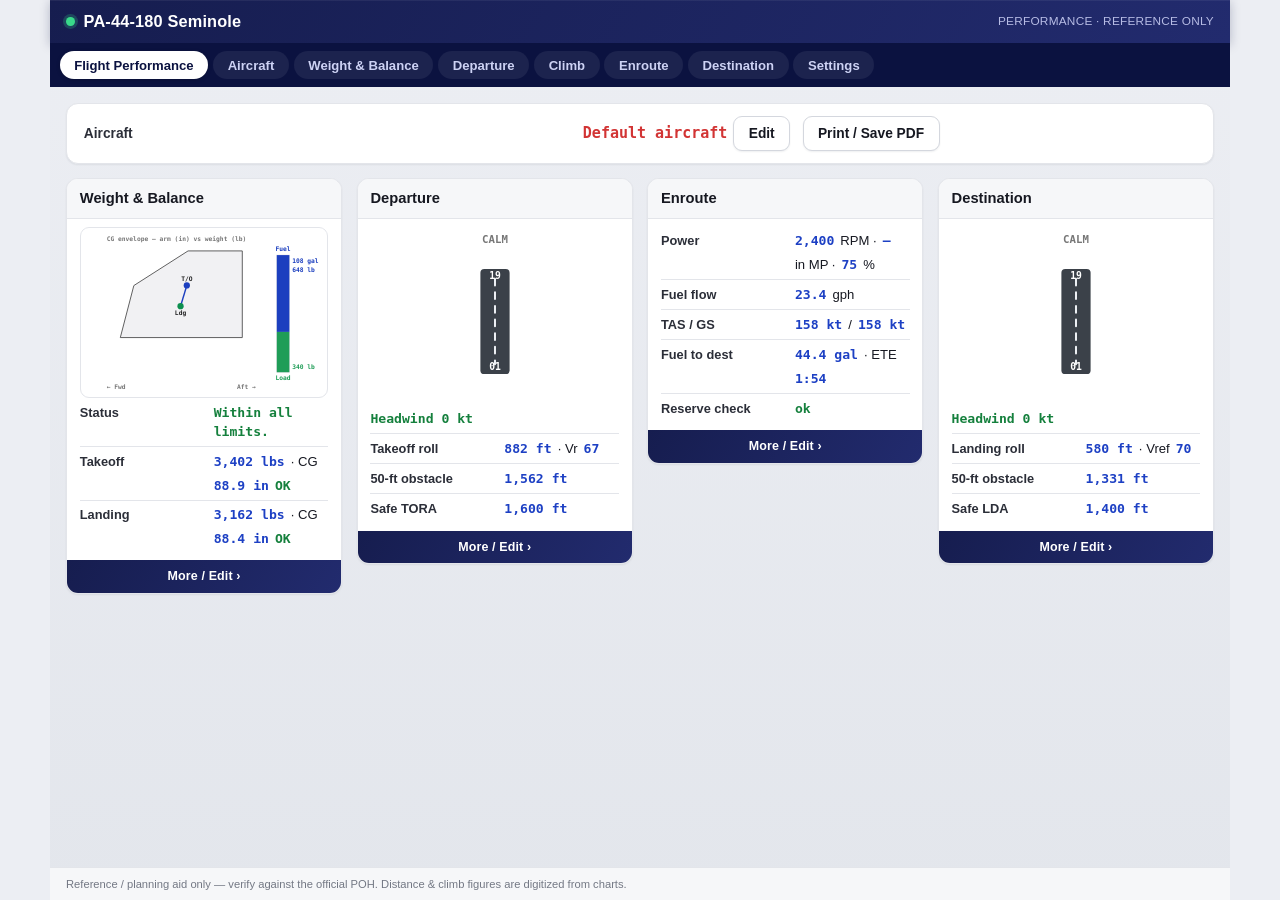
<file: index.html>
<!DOCTYPE html>
<html lang="en">
<head>
<meta charset="utf-8">
<meta name="viewport" content="width=device-width, initial-scale=1, viewport-fit=cover">
<title>PA-44-180 Seminole Performance</title>
<meta name="apple-mobile-web-app-capable" content="yes">
<meta name="mobile-web-app-capable" content="yes">
<meta name="apple-mobile-web-app-status-bar-style" content="black-translucent">
<meta name="apple-mobile-web-app-title" content="Seminole">
<meta name="theme-color" content="#161d4f" media="(prefers-color-scheme: light)">
<meta name="theme-color" content="#0f1320" media="(prefers-color-scheme: dark)">
<meta name="format-detection" content="telephone=no">
<link rel="manifest" href="manifest.webmanifest">
<link rel="apple-touch-icon" sizes="192x192" href="assets/icons/icon-192.png">
<link rel="apple-touch-icon" href="assets/icons/apple-touch-icon.png">
<link rel="stylesheet" href="assets/app.css">
</head>
<body data-theme="panel">
<div id="f-view">
  <header id="f-head">
    <span class="f-dot" id="f-offline" title="connection"></span>
    <span class="f-title">PA-44-180 Seminole</span>
    <span class="f-sub">performance · reference only</span>
  </header>
  <nav id="f-nav"></nav>
  <main id="f-main"></main>
  <footer id="f-foot">Reference / planning aid only — verify against the official POH. Distance &amp; climb figures are digitized from charts.</footer>
</div>
<div id="f-print" aria-hidden="true"></div>

<!-- scripts in dependency order: framework -> model -> pages -> boot -->
<script src="src/framework/framework.js"></script>
<script src="src/model/pa44.js"></script>
<script src="src/page/pages.js"></script>
<script src="src/boot.js"></script>
<script>
  // Service worker only on http/https (not file://). Offline still works from cache.
  if ("serviceWorker" in navigator && location.protocol.indexOf("http") === 0) {
    window.addEventListener("load", function () { navigator.serviceWorker.register("service-worker.js").catch(function () {}); });
  }
  function setDot() { var d = document.getElementById("f-offline"); if (d) d.classList.toggle("off", !navigator.onLine); }
  window.addEventListener("online", setDot); window.addEventListener("offline", setDot); setDot();
</script>
</body>
</html>
</file>
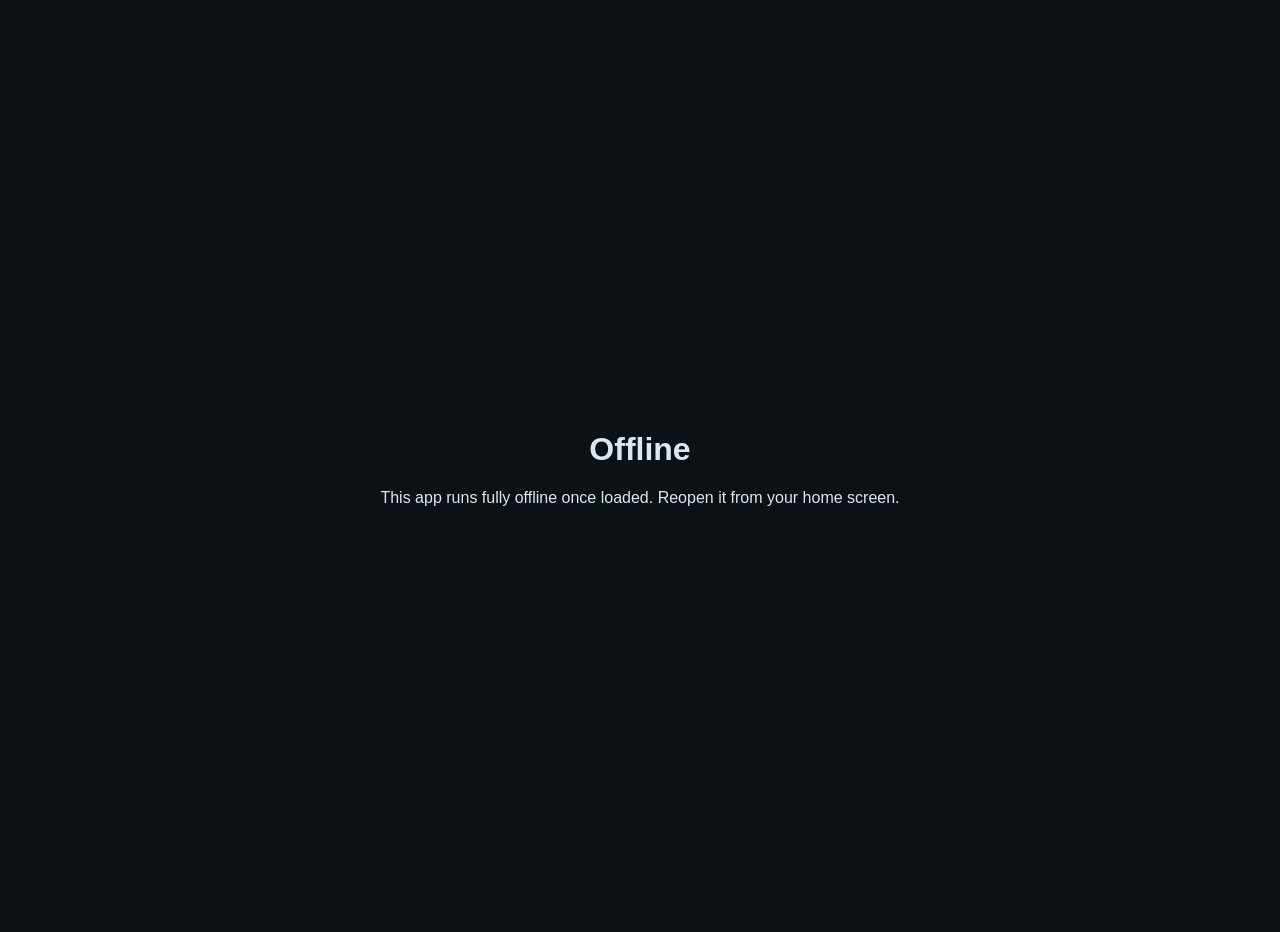
<file: offline.html>
<!DOCTYPE html><html lang="en"><head><meta charset="utf-8">
<meta name="viewport" content="width=device-width,initial-scale=1">
<title>Offline — Seminole</title>
<style>body{background:#0c1116;color:#dde7ef;font-family:-apple-system,Segoe UI,Roboto,sans-serif;
display:grid;place-items:center;height:100vh;margin:0;text-align:center;padding:1rem}</style></head>
<body><div><h1>Offline</h1><p>This app runs fully offline once loaded. Reopen it from your home screen.</p></div></body></html>
</file>
<file: assets/app.css>
/* PA-44-180 Seminole — modern light theme.
   Soft neutral canvas, elevated white cards, indigo brand, blue result values,
   red warnings. Layout preserved; refreshed depth, spacing, type and motion. */
:root{
  --bg:#eceef3; --bg2:#e3e6ec;
  --nav:#161d4f; --nav2:#222b6e; --navsel:#0b1240; --barink:#fff;
  --card:#ffffff; --card2:#f6f7f9; --line:#e3e5ea; --line2:#d4d7de;
  --ink:#161821; --label:#2b2e38; --dim:#737884;
  --val:#1d40c4; --ok:#15803d; --bad:#d23434; --accent:#2347d8;
  --shadow:0 1px 2px rgba(20,24,40,.06), 0 6px 18px rgba(20,24,40,.07);
  --shadow-sm:0 1px 2px rgba(20,24,40,.07);
  --radius:12px; --radius-sm:9px;
  --input-bg:#ffffff;
  --note-bg:#fffaf0; --note-line:#f0e3bf; --note-bar:#e0b53a; --note-ink:#6b5a2a;
  /* inline-SVG theming (CG envelope + runway graphic) */
  --svg-bg:#ffffff; --svg-ink:#222; --svg-dim:#777; --svg-line:#d4d7de;
  --svg-stroke:#444; --svg-track:#edeef1; --svg-fill:rgba(120,120,140,.10); --rwy-slab:#3b4149;
  --font:-apple-system,BlinkMacSystemFont,"Segoe UI",Roboto,Helvetica,Arial,sans-serif;
  --mono:ui-monospace,SFMono-Regular,Menlo,monospace;
}

/* ---- Dark mode ----
   Auto follows the OS unless overridden by data-theme on <html>:
   data-theme="dark" forces dark, data-theme="light" forces light,
   absent = auto. The dark token block is shared by both triggers. */
:root[data-theme="dark"]{
  --bg:#0f1320; --bg2:#0b0e18;
  --nav:#1a225e; --nav2:#2a3486; --navsel:#0b1030; --barink:#fff;
  --card:#171c2a; --card2:#1f2536; --line:#2a3142; --line2:#3a4257;
  --ink:#e7e9ef; --label:#cdd2dc; --dim:#8b93a3;
  --val:#7d97ff; --ok:#46c97e; --bad:#ff7a7a; --accent:#7d97ff;
  --shadow:0 1px 2px rgba(0,0,0,.4), 0 8px 22px rgba(0,0,0,.45);
  --shadow-sm:0 1px 3px rgba(0,0,0,.4);
  --input-bg:#10141f;
  --note-bg:#2a2410; --note-line:#4a3f1a; --note-bar:#caa53a; --note-ink:#e4d7a6;
  --svg-bg:#11151f; --svg-ink:#e7e9ef; --svg-dim:#99a2b3; --svg-line:#39414f;
  --svg-stroke:#8a93a3; --svg-track:#262c3a; --svg-fill:rgba(150,160,190,.14); --rwy-slab:#39414c;
  color-scheme:dark;
}
@media (prefers-color-scheme:dark){
  :root:not([data-theme="light"]):not([data-theme="dark"]){
    --bg:#0f1320; --bg2:#0b0e18;
    --nav:#1a225e; --nav2:#2a3486; --navsel:#0b1030; --barink:#fff;
    --card:#171c2a; --card2:#1f2536; --line:#2a3142; --line2:#3a4257;
    --ink:#e7e9ef; --label:#cdd2dc; --dim:#8b93a3;
    --val:#7d97ff; --ok:#46c97e; --bad:#ff7a7a; --accent:#7d97ff;
    --shadow:0 1px 2px rgba(0,0,0,.4), 0 8px 22px rgba(0,0,0,.45);
    --shadow-sm:0 1px 3px rgba(0,0,0,.4);
    --input-bg:#10141f;
    --note-bg:#2a2410; --note-line:#4a3f1a; --note-bar:#caa53a; --note-ink:#e4d7a6;
    --svg-bg:#11151f; --svg-ink:#e7e9ef; --svg-dim:#99a2b3; --svg-line:#39414f;
    --svg-stroke:#8a93a3; --svg-track:#262c3a; --svg-fill:rgba(150,160,190,.14); --rwy-slab:#39414c;
    color-scheme:dark;
  }
}
*{box-sizing:border-box}
html,body{margin:0;height:100%;-webkit-text-size-adjust:100%;text-size-adjust:100%}
body{background:var(--bg);color:var(--ink);font-family:var(--font);font-size:15px;line-height:1.45;
  -webkit-font-smoothing:antialiased;text-rendering:optimizeLegibility;
  -webkit-tap-highlight-color:transparent;
  padding-left:env(safe-area-inset-left);padding-right:env(safe-area-inset-right)}
/* 100dvh avoids the iOS Safari address-bar 100vh cutoff; 100vh is the fallback */
#f-view{display:flex;flex-direction:column;height:100vh;height:100dvh;max-width:1180px;margin:0 auto;
  background:linear-gradient(180deg,var(--bg) 0%,var(--bg2) 100%)}

/* header — brand gradient, fills behind the translucent status bar */
#f-head{display:flex;align-items:center;gap:.55rem;color:var(--barink);
  background:linear-gradient(120deg,var(--nav) 0%,var(--nav2) 100%);
  padding:calc(.6rem + env(safe-area-inset-top)) 1rem .6rem;
  box-shadow:0 1px 0 rgba(255,255,255,.06) inset, 0 2px 10px rgba(11,18,64,.25)}
.f-title{font-weight:700;letter-spacing:.01em;font-size:1.02rem}
.f-sub{color:#c7ccf2;font-size:.74rem;margin-left:auto;opacity:.9;font-weight:500;letter-spacing:.02em;text-transform:uppercase}
.f-dot{width:.55rem;height:.55rem;border-radius:50%;background:#39d98a;
  box-shadow:0 0 0 3px rgba(57,217,138,.22);transition:background .2s,box-shadow .2s}
.f-dot.off{background:#ffc53d;box-shadow:0 0 0 3px rgba(255,197,61,.22)}

/* nav — pill tabs */
#f-nav{display:flex;gap:.3rem;overflow-x:auto;padding:.5rem .6rem;
  background:var(--navsel);-webkit-overflow-scrolling:touch;scrollbar-width:none}
#f-nav::-webkit-scrollbar{display:none}
.f-tab{flex:0 0 auto;background:rgba(255,255,255,.07);color:#cdd2f4;border:1px solid transparent;
  border-radius:999px;padding:.36rem .85rem;font-size:.82rem;cursor:pointer;font-family:inherit;
  white-space:nowrap;font-weight:600;transition:background .15s,color .15s,transform .05s}
.f-tab:hover{background:rgba(255,255,255,.14);color:#fff}
.f-tab:active{transform:scale(.97)}
.f-tab.sel{background:#fff;color:var(--navsel);font-weight:700;box-shadow:0 1px 4px rgba(0,0,0,.18)}

#f-main{flex:1;overflow-y:auto;padding:1rem;-webkit-overflow-scrolling:touch;overscroll-behavior:contain}
#f-foot{font-size:.7rem;color:var(--dim);background:var(--card2);border-top:1px solid var(--line);
  padding:.5rem 1rem calc(.5rem + env(safe-area-inset-bottom))}

.f-phead h1{margin:.1rem 0 .15rem;font-size:1.35rem;font-weight:700;letter-spacing:-.01em}
.f-phead p{margin:0 0 .85rem;color:var(--dim);font-size:.83rem}

/* two-column split: Settings | Results */
.f-cols{display:flex;gap:1rem;align-items:flex-start}
.f-col{flex:1 1 0;min-width:0}
.f-group{background:var(--card);border:1px solid var(--line);border-radius:var(--radius);
  padding:0 .9rem .35rem;margin-bottom:1rem;overflow:hidden;box-shadow:var(--shadow-sm)}
.f-group>h3{margin:0 -.9rem .25rem;padding:.55rem .9rem;font-size:.72rem;font-weight:700;
  letter-spacing:.06em;text-transform:uppercase;color:var(--dim);
  background:var(--card2);border-bottom:1px solid var(--line)}
.oGroup>h3{color:var(--accent)}

.f-row{display:flex;align-items:baseline;gap:.6rem;padding:.45rem .15rem;border-bottom:1px solid var(--line)}
.f-row:last-child{border-bottom:0}
.f-row.full{display:block}
.f-rl{flex:0 0 44%;color:var(--label);font-weight:600;font-size:.86rem}
.f-rc{flex:1;display:flex;flex-wrap:wrap;align-items:baseline;gap:.3rem 6px}
.f-out{color:var(--val);font-weight:700;font-variant-numeric:tabular-nums;font-family:var(--mono)}
.f-msg{color:var(--bad);font-size:.78rem;flex-basis:100%}
.dim{color:var(--dim);font-weight:400;font-size:.85em}

.f-in{background:var(--input-bg);color:var(--ink);border:1px solid var(--line2);border-radius:8px;padding:.34rem .5rem;
  font:inherit;font-size:.9rem;width:6.5rem;max-width:100%;transition:border-color .15s,box-shadow .15s}
.f-in:hover{border-color:#b6bac3}
.f-in:focus{outline:none;border-color:var(--accent);box-shadow:0 0 0 3px rgba(35,71,216,.16)}
select.f-in{width:auto;min-width:5.5rem;cursor:pointer}
.f-radio{display:inline-flex;align-items:center;gap:.3rem;margin-right:.7rem;font-size:.86rem;cursor:pointer}
.f-btn{background:var(--card);color:var(--ink);border:1px solid var(--line2);border-radius:9px;
  padding:.4rem .9rem;margin:.3rem .4rem .3rem 0;font:inherit;font-size:.86rem;font-weight:600;
  cursor:pointer;box-shadow:var(--shadow-sm);transition:background .15s,border-color .15s,transform .05s}
.f-btn:hover{background:var(--card2);border-color:#b6bac3}
.f-btn:active{transform:scale(.98)}

.f-note{background:var(--note-bg);border:1px solid var(--note-line);border-left:3px solid var(--note-bar);border-radius:var(--radius-sm);
  padding:.6rem .8rem;margin:0 0 1rem;font-size:.8rem;color:var(--note-ink)}
.f-svg{width:100%;max-width:340px;height:auto;display:block;background:var(--svg-bg);
  border:1px solid var(--line);border-radius:var(--radius-sm);padding:.3rem}
.f-rwy{width:148px;height:auto;display:block;margin:.1rem auto .3rem;background:transparent}
/* the runway graphic row centers its graphic and drops the row divider */
.f-row.rwyrow{border-bottom:0;text-align:center}
.f-row.rwyrow .f-rc{justify-content:center}
.ok{color:var(--ok)} .bad{color:var(--bad)}
.missing{color:var(--bad)}

/* dashboard */
.f-dash .homeHead{background:var(--card);border:1px solid var(--line);border-radius:var(--radius);
  padding:0 .9rem;margin-bottom:.9rem;box-shadow:var(--shadow-sm)}
.f-grid{display:grid;grid-template-columns:repeat(4,1fr);gap:.9rem;align-items:start}
.f-panel{background:var(--card);border:1px solid var(--line);border-radius:var(--radius);overflow:hidden;
  cursor:pointer;display:flex;flex-direction:column;box-shadow:var(--shadow-sm);
  transition:box-shadow .18s,transform .12s,border-color .18s}
.f-panel:hover{box-shadow:var(--shadow);transform:translateY(-2px);border-color:var(--line2)}
.f-panel:active{transform:translateY(0)}
.f-ptitle{font-weight:700;font-size:.92rem;padding:.55rem .8rem;border-bottom:1px solid var(--line);background:var(--card2)}
.f-pright{float:right;font-weight:600;color:var(--dim);font-size:.82rem}
.f-pbody{padding:.45rem .8rem;font-size:.82rem}
.f-pbody .f-row{padding:.3rem 0}
.f-pbody .f-rl{flex-basis:50%;font-size:.8rem}
.f-pfoot{padding:.45rem .8rem;background:linear-gradient(120deg,var(--nav) 0%,var(--nav2) 100%);
  color:#fff;font-size:.78rem;font-weight:600;text-align:center;margin-top:auto;letter-spacing:.01em}

@media (max-width:1100px){ .f-grid{grid-template-columns:repeat(2,1fr)} }
@media (max-width:620px){
  #f-main{padding:.8rem}
  .f-cols{flex-direction:column;gap:0}
  .f-grid{grid-template-columns:1fr}
  .f-rl{flex-basis:100%} .f-row{display:block} .f-rc{margin-top:.15rem}
  .f-sub{display:none}
}
/* touch devices (iPhone/iPad): >=16px form controls prevent Safari focus-zoom,
   and larger hit areas meet the ~44px touch-target guideline */
@media (hover:none) and (pointer:coarse){
  .f-in,select.f-in{font-size:16px;padding:.5rem .6rem}
  .f-btn{font-size:16px;padding:.6rem 1.05rem}
  .f-tab{font-size:1rem;padding:.6rem 1.05rem}
  .f-row{padding:.55rem .15rem}
  .f-panel,.f-tab,.f-btn{touch-action:manipulation}
}
/* header action buttons (Print) */
.f-headbtn{background:rgba(255,255,255,.12);color:#fff;border:1px solid rgba(255,255,255,.22);
  border-radius:999px;padding:.3rem .8rem;font:inherit;font-size:.78rem;font-weight:600;cursor:pointer;
  margin-left:.5rem;transition:background .15s}
.f-headbtn:hover{background:rgba(255,255,255,.22)}

/* settings page */
.f-seg{display:inline-flex;border:1px solid var(--line2);border-radius:999px;overflow:hidden;margin:.2rem 0}
.f-seg button{background:var(--card);color:var(--ink);border:0;border-right:1px solid var(--line2);
  padding:.4rem 1rem;font:inherit;font-size:.85rem;font-weight:600;cursor:pointer;transition:background .15s}
.f-seg button:last-child{border-right:0}
.f-seg button:hover{background:var(--card2)}
.f-seg button.on{background:var(--accent);color:#fff}
.f-danger{background:#fff0f0;color:var(--bad);border-color:#f0c4c4}
:root[data-theme="dark"] .f-danger{background:#2a1414;border-color:#5a2a2a}
@media (prefers-color-scheme:dark){:root:not([data-theme="light"]) .f-danger{background:#2a1414;border-color:#5a2a2a}}

/* ---- printable report (hidden on screen, shown only when printing) ---- */
#f-print{display:none}
@media print{
  @page{margin:14mm}
  html,body{background:#fff!important;color:#000!important;height:auto!important}
  #f-view{display:none!important}
  #f-print{display:block!important;font-family:var(--font);color:#000;font-size:11px;line-height:1.4}
  #f-print h1{font-size:17px;margin:0 0 2px}
  #f-print .p-sub{color:#444;font-size:10px;margin:0 0 10px}
  #f-print .p-sec{break-inside:avoid;margin:0 0 11px;border:1px solid #bbb;border-radius:6px;overflow:hidden}
  #f-print .p-sec h2{font-size:11px;margin:0;padding:4px 8px;background:#eee;border-bottom:1px solid #bbb;
    text-transform:uppercase;letter-spacing:.05em}
  #f-print table{width:100%;border-collapse:collapse}
  #f-print td{padding:3px 8px;border-bottom:1px solid #e2e2e2;vertical-align:top}
  #f-print td:first-child{color:#333;width:46%}
  #f-print td:last-child{font-weight:700;font-variant-numeric:tabular-nums}
  #f-print .p-cols{display:grid;grid-template-columns:1fr 1fr;gap:11px}
  #f-print .p-foot{margin-top:10px;font-size:9px;color:#555;border-top:1px solid #ccc;padding-top:6px}
}

@media (prefers-reduced-motion:reduce){*{transition:none!important;animation:none!important}}
</file>
